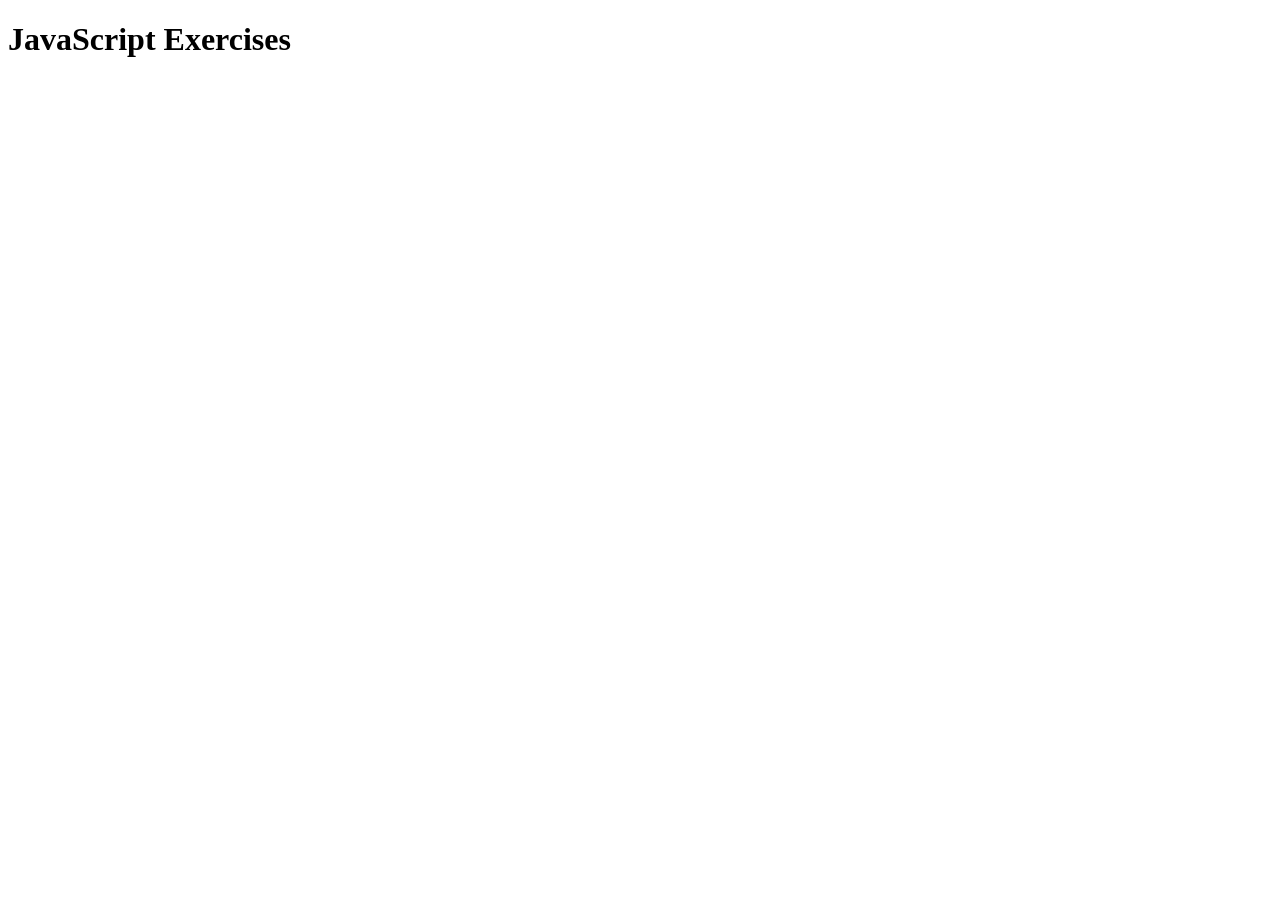
<file: StartingWithJs/index.html>
<!DOCTYPE html>
<html lang="en">
<head>
  <meta charset="UTF-8">
  <meta http-equiv="X-UA-Compatible" content="IE=edge">
  <meta name="viewport" content="width=device-width, initial-scale=1.0">
  <title>Document</title>
</head>
<body>
  <h1>JavaScript Exercises</h1>

  <script src="main.js"></script>
</body>
</html>
</file>
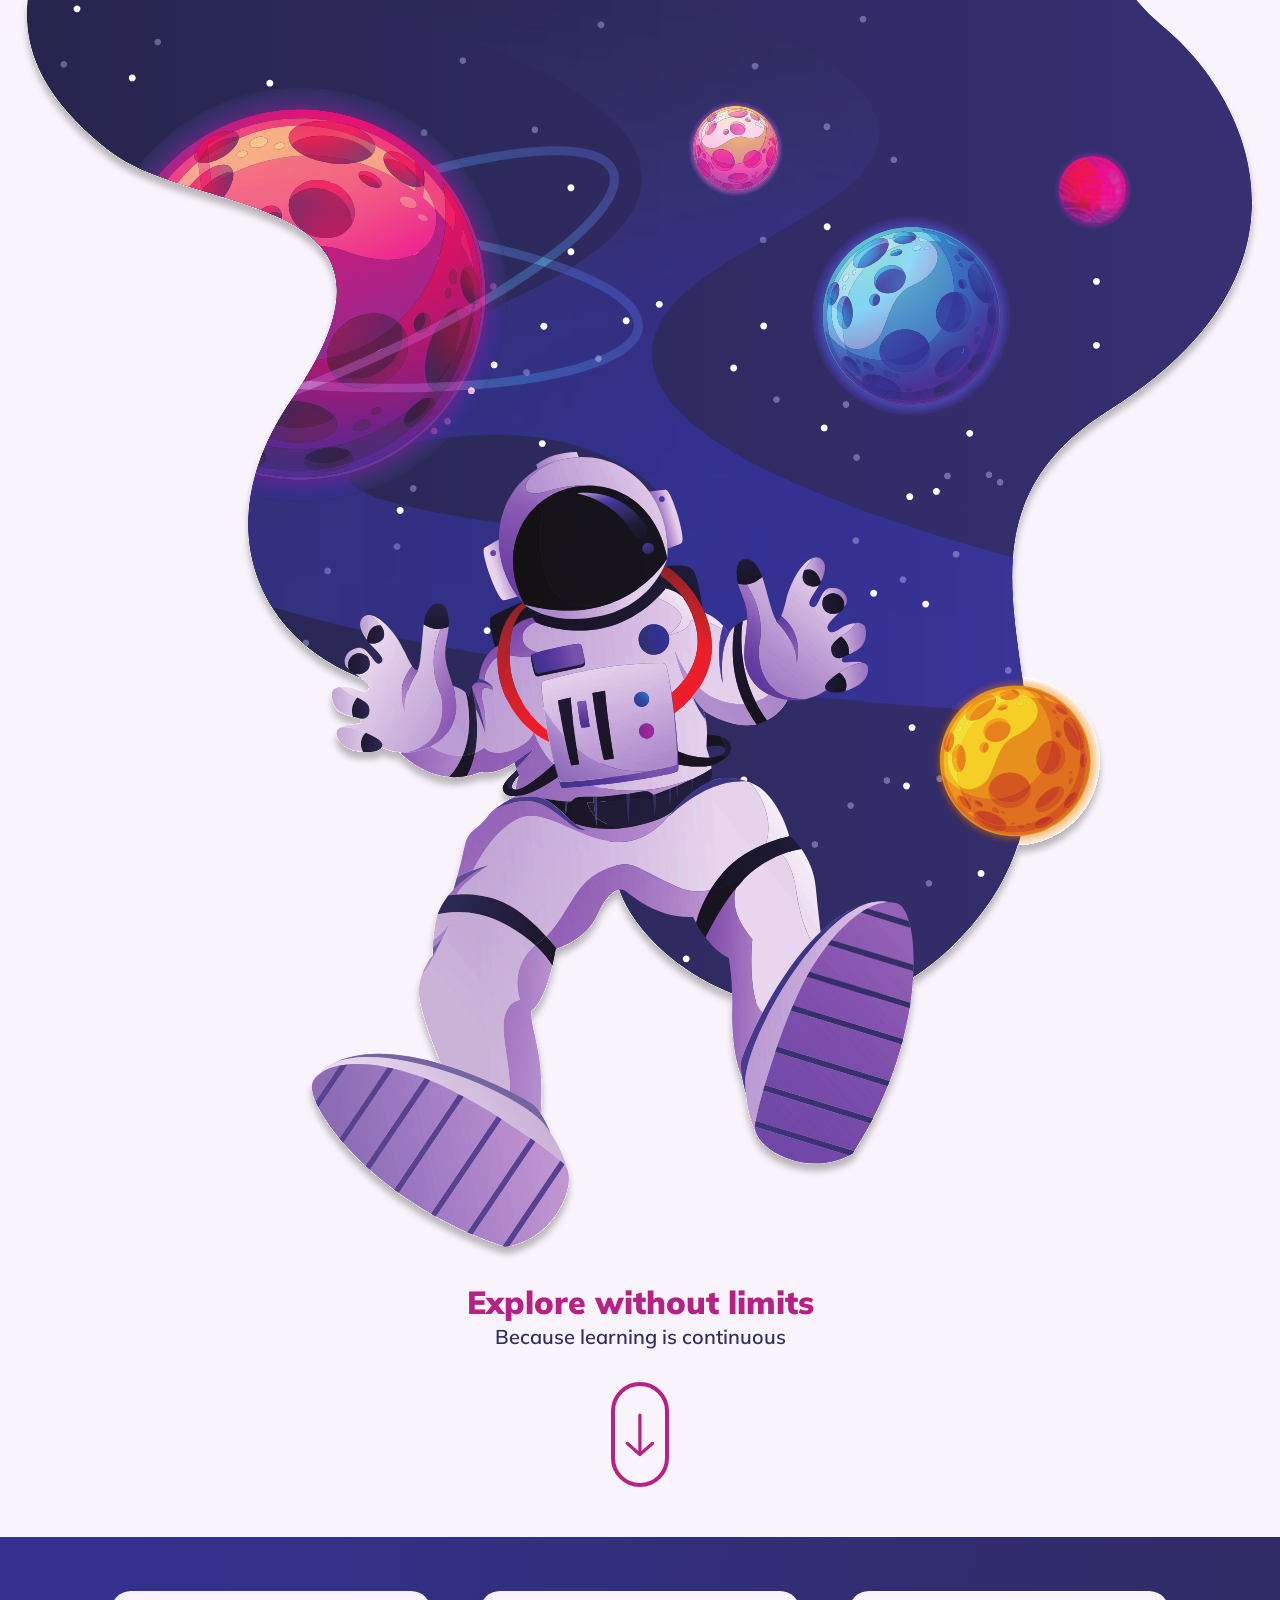
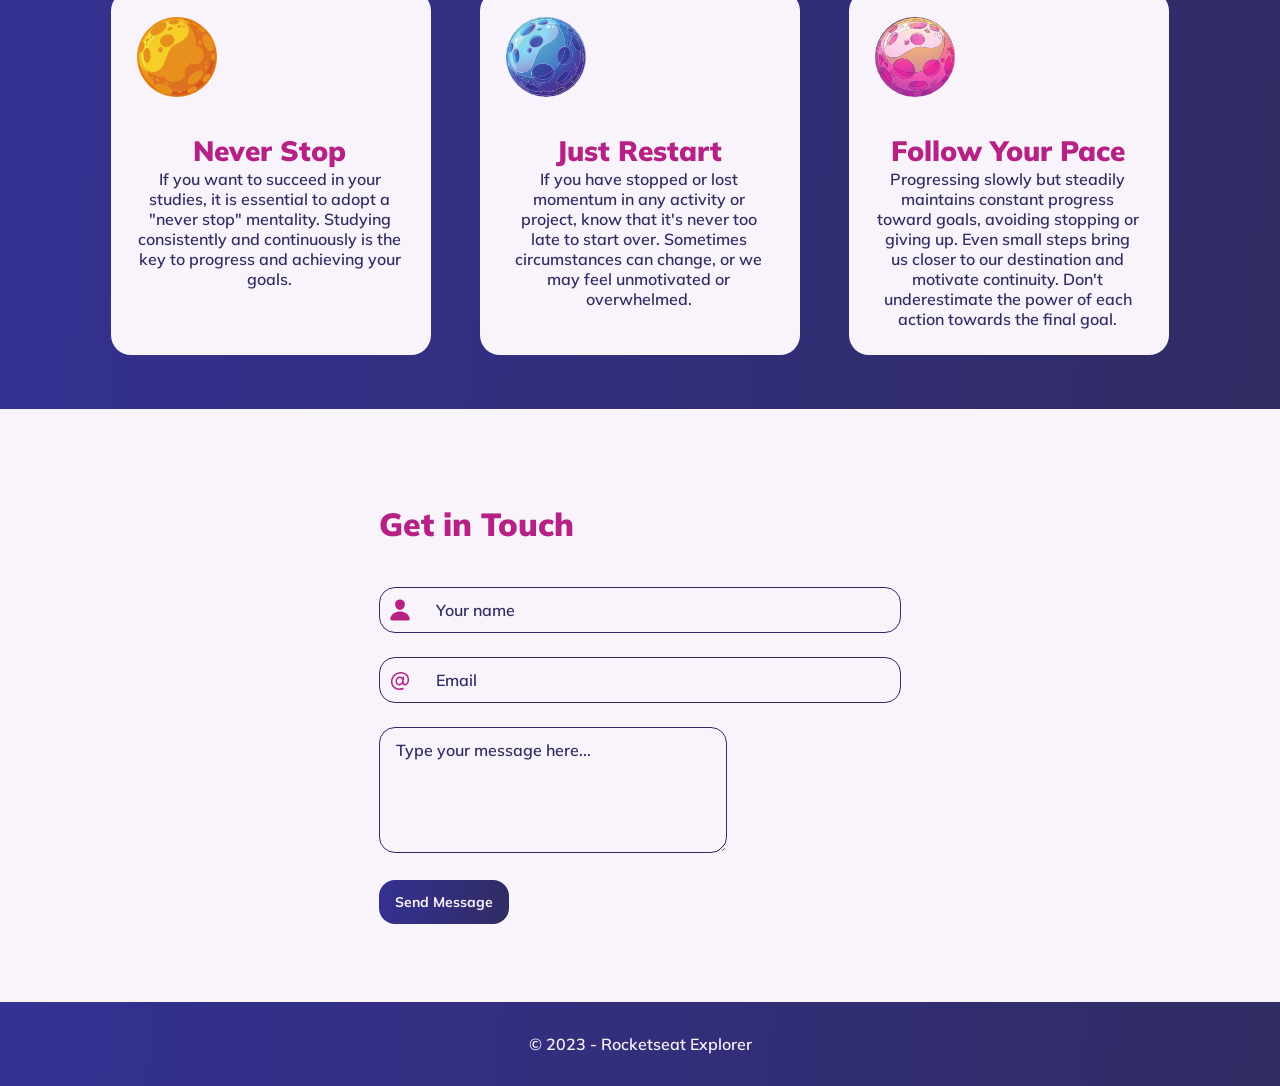
<file: Challenges/Explore without limits/index.html>
<!DOCTYPE html>
<html lang="pt-BR">
<head>
    <meta charset="UTF-8">
    <meta name="viewport" content="width=device-width, initial-scale=1.0">
    <meta http-equiv="X-UA-Compatible" content="IE=edge">
    <title>Explore Without Limits</title>
    
    <link rel="preconnect" href="https://fonts.googleapis.com">
    <link rel="preconnect" href="https://fonts.gstatic.com" crossorigin>
    <link href="https://fonts.googleapis.com/css2?family=Mulish:wght@600;700;900&display=swap" rel="stylesheet">
    <link rel="stylesheet" href="style.css">
</head>

<body>
    <header id="intro">
        <div class="astronaut">
            <img src="./images/astronaut.svg" alt="Astronaut">
        </div>
        
        <div class="intro-content">
            <h1>Explore without limits</h1>
            <p>Because learning is continuous</p>
            
            <a href="#resources" class="button-down">
                <img src="./images/arrow-down.svg" alt="Down arrow">
            </a>
        </div>
    </header>

    <main>
        <section id="resources">
            <article class="resource-card">
                <img src="./images/yellow-moon.svg" alt="Yellow moon">
                <div class="resource-text">
                    <h3>Never Stop</h3>
                    <p>
                        If you want to succeed in your studies, it is essential to adopt
                        a "never stop" mentality. Studying consistently and continuously is
                        the key to progress and achieving your goals.
                    </p>
                </div>
            </article>
            
            <article class="resource-card">
                <img src="./images/blue-moon.svg" alt="Blue moon">
                <div class="resource-text">
                    <h3>Just Restart</h3>
                    <p>
                        If you have stopped or lost momentum in any activity or project,
                        know that it's never too late to start over. Sometimes circumstances
                        can change, or we may feel unmotivated or overwhelmed.
                    </p>
                </div>
            </article>
            
            <article class="resource-card">
                <img src="./images/pink-moon.svg" alt="Pink moon">
                <div class="resource-text">
                    <h3>Follow Your Pace</h3>
                    <p>
                        Progressing slowly but steadily maintains constant progress toward goals,
                        avoiding stopping or giving up. Even small steps bring us closer to
                        our destination and motivate continuity. Don't underestimate the power
                        of each action towards the final goal.
                    </p>
                </div>
            </article>
        </section>
        
        <section id="contact">
            <h2>Get in Touch</h2>
            
            <form>
                <fieldset>
                    <div class="input-wrapper">
                        <div class="input-container">
                            <img src="./images/person.svg" alt="Person Icon" class="input-icon">
                            <input id="name" type="text" placeholder="Your name" required>
                        </div>
                    </div>
                    
                    <div class="input-wrapper">
                        <div class="input-container">
                            <img src="./images/mail.svg" alt="Mail Icon" class="input-icon">
                            <input id="email" type="email" placeholder="Email" required>
                        </div>
                    </div>
                    
                    <div class="input-wrapper">
                        <label for="message"></label>
                        <textarea id="message" placeholder="Type your message here..." required></textarea>
                    </div>
                </fieldset>
                
                <button class="button" type="submit">Send Message</button>
            </form>
            
        </main>
    </section>
    <div class="stars">
        <img class="stars-img" src="./images/stars.svg" alt="Stars" >
    </div>
    
    <footer>
        <p>&copy; 2023 - Rocketseat Explorer</p>
    </footer>
</body>
</html>
</file>
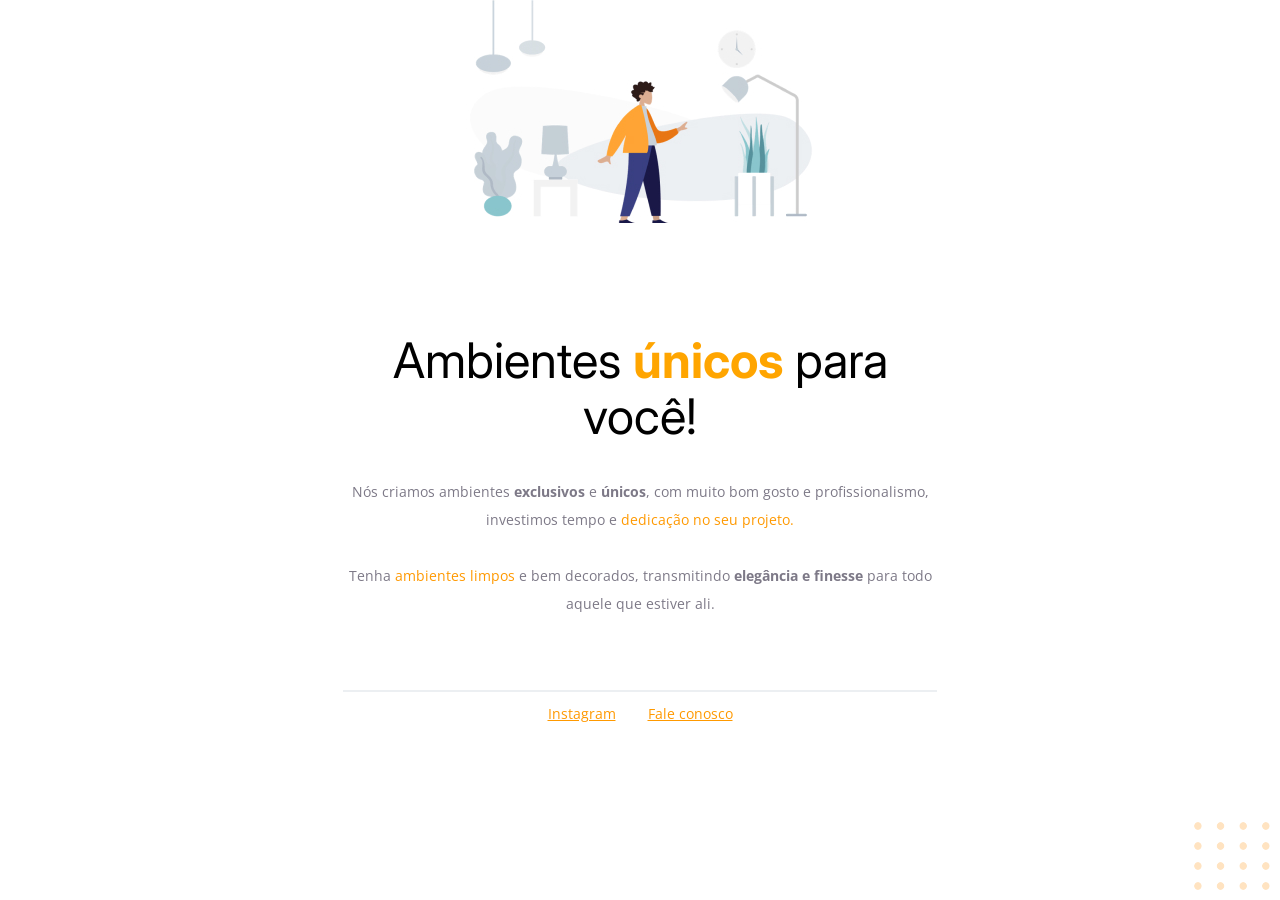
<file: Challenges/Fixing bugs (01)/index.html>
<!-- Instrução que define o tipo do documento. -->
<!DOCTYPE html>
<html lang="pt-br">
  <!-- Tag <head> contém as instruções para a página -->
  <head>
    <link rel="preconnect" href="https://fonts.googleapis.com" />
    <link rel="preconnect" href="https://fonts.gstatic.com" crossorigin />
    <meta charset="UTF-8" />
    <meta name="viewport" content="width=device-width, initial-scale=1.0" />
    <title>Móveis customizados</title>

    <link
      href="https://fonts.googleapis.com/css2?family=Inter:wght@400;700&family=Open+Sans:wght@400;700&display=swap"
      rel="stylesheet"
    />

    <link rel="stylesheet" href="style.css" />
  </head>

  <!-- Tag <body> é o corpo do documento, onde tem as informações que serão mostradas. -->
  <body>
    <img
      src="images/img1.jpg"
      alt="Desenho de uma pessoa vestindo uma camisa amarela em uma sala com Móveis"
    />
    <div id="hero">
      <h1>Ambientes <strong style="color: orange;">únicos</strong> para você!</h1>
      <p>
        Nós criamos ambientes <strong>exclusivos</strong> e <strong>únicos</strong>, com muito
        bom gosto e profissionalismo, investimos tempo e
        <span>dedicação no seu projeto.</span>

        <br />
        <br />
          Tenha <span>ambientes limpos</span> e bem decorados, transmitindo
          <strong>elegância e finesse</strong>
          para todo aquele que estiver ali.
      </p>
    </div>

    <div id="footer">
      <div class="line"></div>
      <a target="_blank" href="https://instagram.com/moveisparavoce"
        >Instagram</a
      >
      <a href="mailto:contato@moveisparavoce.com">Fale conosco</a>
    </div>

    <img
      id="balls"
      src="images/balls.svg"
      alt="Bolinhas alaranjadas no canto inferior direito da tela"
    />
  </body>
</html>
</file>
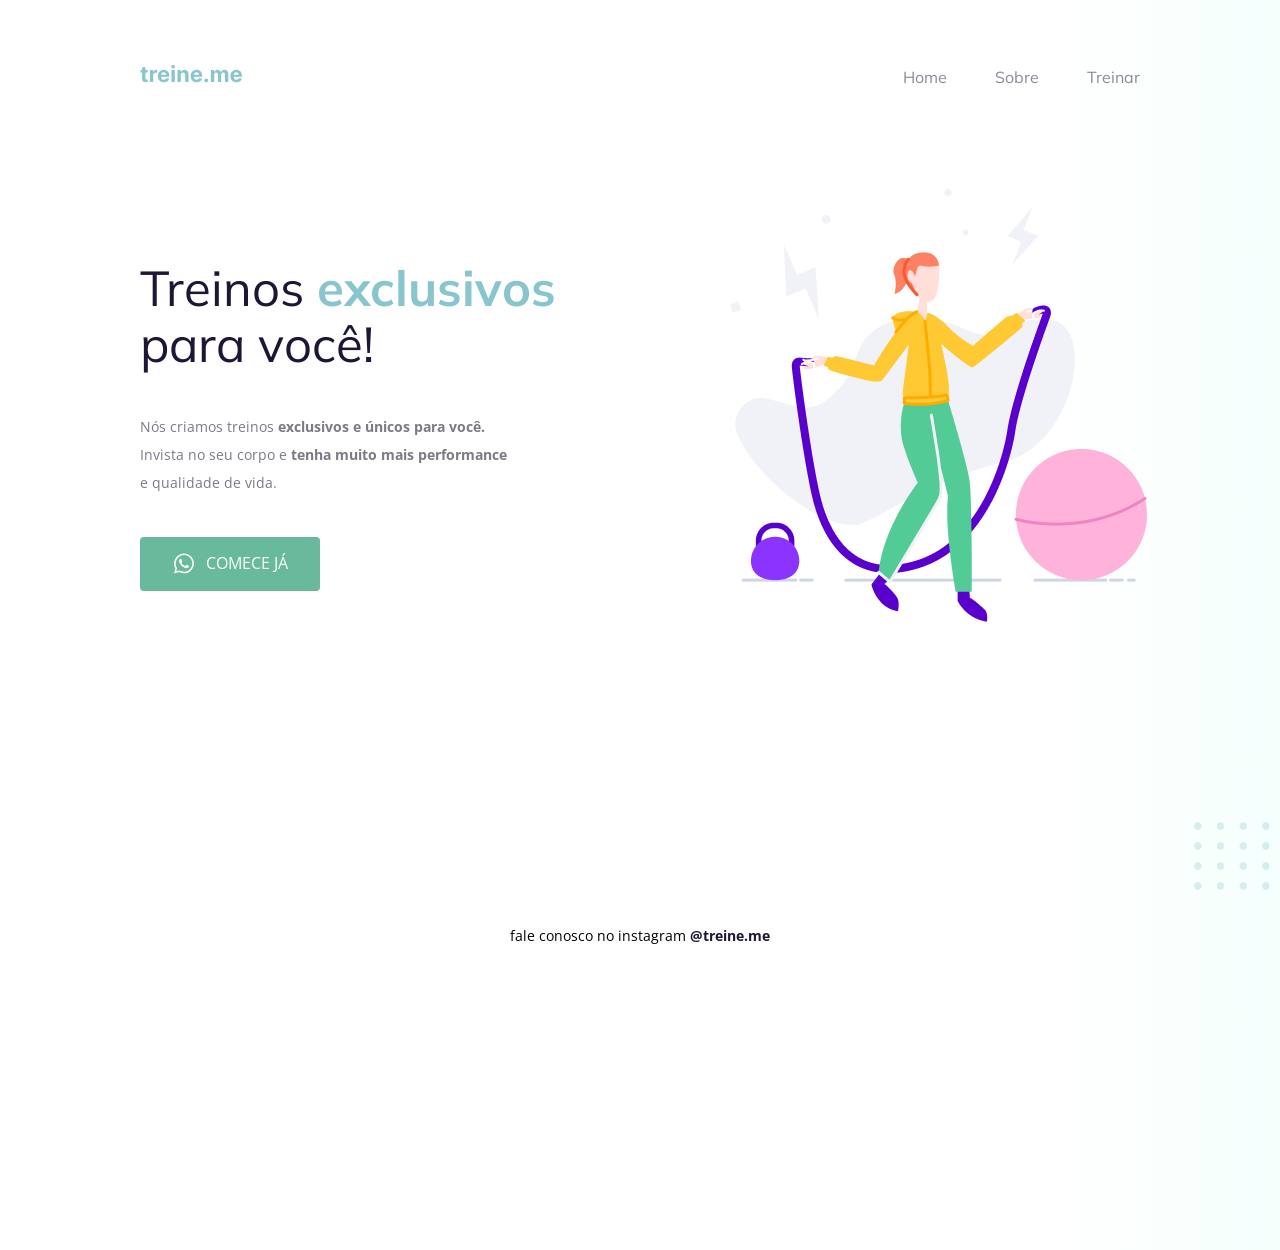
<file: Challenges/Fixing bugs (02)/index.html>
<!DOCTYPE html>
<html lang="pt-br">
  <head>
    <link rel="preconnect" href="https://fonts.googleapis.com">
    <link rel="preconnect" href="https://fonts.gstatic.com" crossorigin>

    <meta charset="UTF-8" />
    <meta name="viewport" content="width=device-width, initial-scale=1.0" />
    <title>Treine me</title>

    <link href="https://fonts.googleapis.com/css2?family=Mulish:wght@400;700&family=Open+Sans:wght@400;700&display=swap" rel="stylesheet">

    <link rel="stylesheet" href="style.css">

  </head>
  <body>
    <div class="page">
      <nav>
          <a id="logo" href="#">
            <img src="images/logo.svg" alt="Treine.me" />
          </a>
          <ul>
            <li><a href="#">Home</a></li>
            <li><a href="#">Sobre</a></li>
            <li><a href="#">Treinar</a></li>
          </ul>

        </nav>
        
        <main>

          <section>

            <h1>Treinos <span>exclusivos</span> para você!</h1>
            <p>
              Nós criamos treinos <strong>exclusivos e únicos para você.</strong></br>
              Invista no seu corpo e <strong>tenha muito mais performance</strong></br> e qualidade de vida.
            </p>

            <button>
              <img src="images/whats.svg" alt="Ícone do whatsapp">
              COMECE JÁ
              
            </button>
            
            
          </section>

          <img src="images/img.png" alt="Desenho de uma mulher pulando corta numa academia.">
          
      </main>

      <footer>
          fale conosco no instagram <a href="https://instagram.com/treineme" target="_blank">@treine.me</a>
        </footer>
      </div>
      
      <img id="balls" src="images/balls.svg" alt="Bolinhas decorativas verdes no canto inferior direito da página.">

  </body>
</html>
</file>
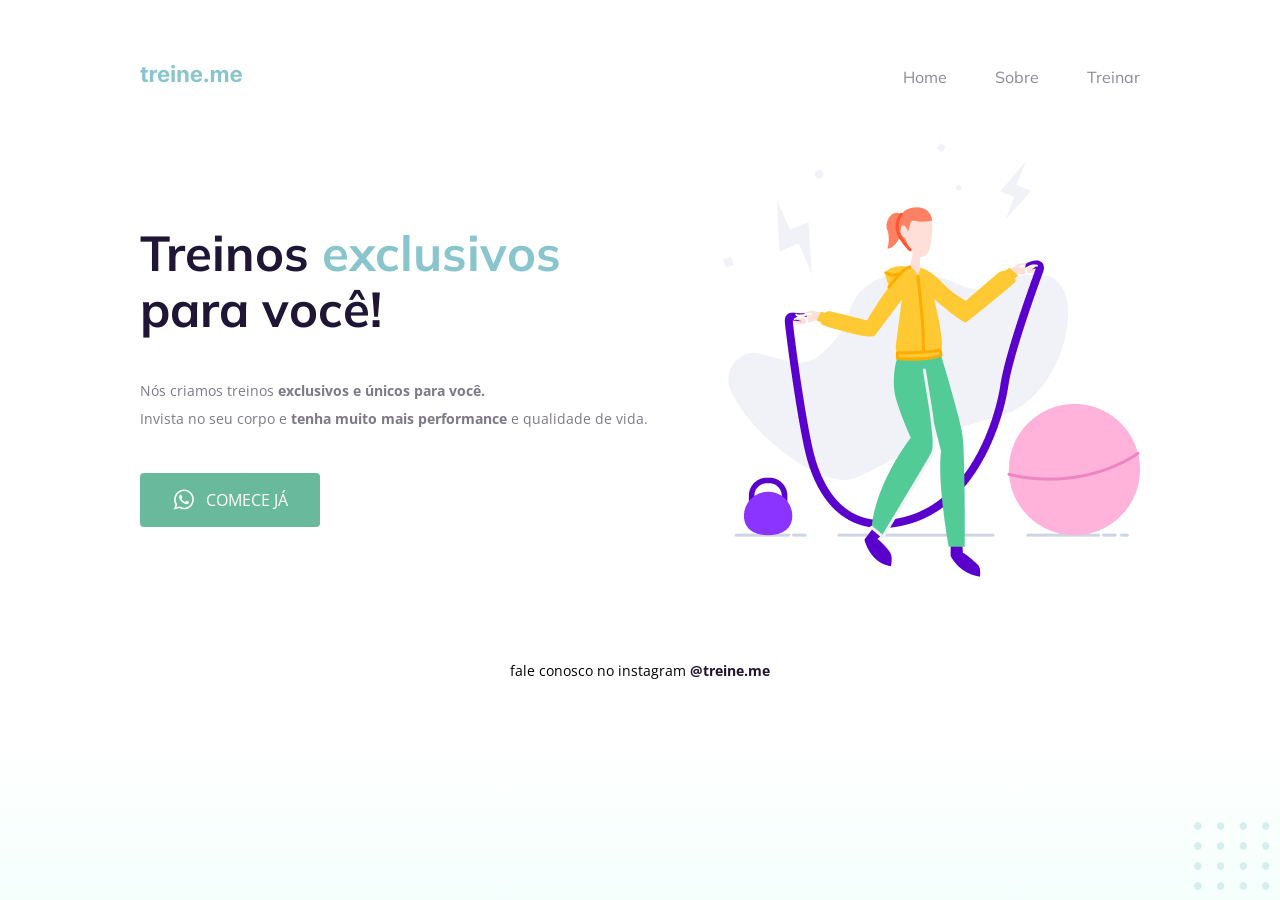
<file: Challenges/Accessibility/Desafio - Intermediário/index.html>
<!DOCTYPE html>
<html lang="pt-br">
  <head>
    <link rel="preconnect" href="https://fonts.googleapis.com">
    <link rel="preconnect" href="https://fonts.gstatic.com" crossorigin>

    <meta charset="UTF-8" />
    <meta name="viewport" content="width=device-width, initial-scale=1.0" />
    <title>Treine me</title>

    <link href="https://fonts.googleapis.com/css2?family=Mulish:wght@400;700&family=Open+Sans:wght@400;700&display=swap" rel="stylesheet">

    <link rel="stylesheet" href="style.css">

  </head>
  <body>
    <div class="page">
        <nav>
          <a id="logo" href="#">
            <img src="images/logo.svg" alt="Treine.me" />
          </a>
          <ul>
            <li><a href="#">Home</a></li>
            <li><a href="#">Sobre</a></li>
            <li><a href="#">Treinar</a></li>
          </ul>
        </nav>
    
      <main>
        <div>
          <h1>Treinos <span>exclusivos</span> para você!</h1>

          <p>
            Nós criamos treinos <strong>exclusivos e únicos para você.</strong></br>
            Invista no seu corpo e <strong>tenha muito mais performance</strong> e qualidade de vida.
          </p>

          <button>
              <img src="images/whats.svg" alt="Ícone do whatsapp">
              Comece já
          </button>

        </div>

        <img src="images/img.png" alt="Desenho de uma mulher pulando corta numa academia.">
      </main>
      <footer>
          fale conosco no instagram <a href="https://instagram.com/treineme" target="_blank">@treine.me</a>
      </footer>
    </div>

    <img id="balls" src="images/balls.svg" alt="Bolinhas decorativas verdes no canto inferior direito da página.">

  </body>
</html>
</file>
<file: Challenges/Explore without limits/style.css>
/* Reset CSS */
* {
    margin: 0;
    padding: 0;
    box-sizing: border-box;
    -webkit-font-smoothing: antialiased;
    -moz-osx-font-smoothing: grayscale;
}

/* Root variables */
:root {
    font-size: 62.5%; /* 1rem = 10px for easier calculations */
    --font-family: 'Mulish', sans-serif;

    /* Colors */
    --color-bg: #f9f4fb;
    --color-primary: #b52184;
    --color-text: #312d64;
    --color-footer-bg: linear-gradient(96.21deg, #343193 0%, #302c63 99.68%);

    /* Font Sizes */
    --fs-large: 3.2rem; /* For h1 and h2 */
    --fs-medium: 2.8rem; /* For h3 */
    --fs-body: 1.6rem; /* For p and buttons */

    /* Line Heights */
    --lh-large: 4rem; /* For h1 and h2 */
    --lh-medium: 3.6rem; /* For h3 */
    --lh-body: 2rem; /* For p and buttons */

    /* Spacing */
    --m-large: 1.7rem 0 0.5rem; /* For h1 */
    --m-medium: 2rem 0 0; /* For h3 */
    --m-body: 0 0 3.5rem; /* For p */
    --p-intro: 0 3.4rem 9.3rem 3.2rem; /* For intro section */
    --p-resources: 5.4rem 4rem; /* For resources section */
    --p-contact: 7.8rem 3.9rem; /* For contact section */
    --p-footer: 3.2rem 1.6rem; /* For footer */

    /* Button Sizes */
    --btn-width: 5.8rem;
    --btn-height: 10.5rem; /* Maintain original height for the button */
    --btn-border: 4px;
    --btn-radius: 76rem; /* Large value for an oval shape */
    --btn-icon-size: 3rem;

    /* Card Sizes */
    --card-padding: 2.6rem;
    --card-radius: 2rem;
    --card-img-size: 8rem;
    --card-text-width: 26.5rem;
}

body {
    background: var(--color-bg);
    font-family: var(--font-family);
}

img {
    width: 100%; /* Responsive images */
}

/* Typography */
h1, h2 {
    font-size: var(--fs-large);
    line-height: var(--lh-large);
    font-weight: 900;
    color: var(--color-primary);
    margin: var(--m-large);
}

h3 {
    font-size: var(--fs-medium);
    line-height: var(--lh-medium);
    font-weight: 900;
    color: var(--color-primary);
    margin-bottom: var(--m-medium);
}

p {
    font-size: var(--fs-body);
    line-height: var(--lh-body);
    font-weight: 600;
    color: var(--color-text);
    margin-bottom: var(--m-body);
}

/* Form */
button,
input,
textarea {
    border: none; /* Remove default borders */
    background: none; /* Remove default backgrounds */
    font-family: var(--font-family);
    font-size: var(--fs-body);
}

/* Intro Section */
#intro {
    padding: var(--p-intro);
}

.intro-content h1, p {
    text-align: center;
}

#intro .intro-content p {
    margin-bottom: 3.5rem;
    font-size: 2rem; /* Ajuste para um valor razoável */
}

#intro .button-down {
    width: var(--btn-width);
    height: var(--btn-height);
    border: var(--btn-border) solid var(--color-primary);
    border-radius: var(--btn-radius);
    display: flex;
    align-items: center;
    justify-content: center;
    margin: 0 auto;
    background-color: transparent; /* Ensuring background is transparent */
    box-shadow: none; /* Removing any default box-shadow */
}

#intro .button-down:hover {
    filter: brightness(0.7);
}

#intro .button-down img {
    width: var(--btn-icon-size);
}

/* Resources Section */
#resources {
    background: var(--color-footer-bg);
    padding: var(--p-resources);
    display: flex;
    flex-wrap: wrap;
    justify-content: center;
    gap: 4.9rem;
}

.resource-card {
    background: var(--color-bg);
    padding: var(--card-padding);
    border-radius: var(--card-radius);
    max-width: 32rem;
    flex: 1 1 300px;
    box-sizing: border-box;
}

.resource-card img {
    width: var(--card-img-size);
    margin-bottom: 3.3rem;
}

.resource-text {
    width: var(--card-text-width);
    text-align: left;
}

.resource-text h3 {
    text-align: center;
}

/* Contact Section */
#contact {
    padding: var(--p-contact); /* Aplica padding ao redor da seção usando a variável definida para o padding da seção de contato */
    max-width: 600px; /* Define a largura máxima da seção de contato como 600 pixels */
    margin: 0 auto; /* Centraliza a seção horizontalmente */
}

#contact fieldset {
    border: none; /* Remove a borda padrão dos fieldsets dentro da seção de contato */
    padding: 0; /* Remove o padding padrão dos fieldsets */
    margin: 0; /* Remove a margem padrão dos fieldsets */
}

#contact h2 {
    margin-bottom: 4.3rem; /* Adiciona uma margem abaixo do título h2 dentro da seção de contato */
}

.input-wrapper {
    margin-bottom: 2.4rem; /* Adiciona uma margem abaixo de cada wrapper de entrada */
}

.input-container {
    display: flex; /* Usa Flexbox para layout do container de entrada */
    align-items: center; /* Alinha verticalmente os itens dentro do container de entrada */
    border: 0.15rem solid var(--color-text); /* Define uma borda sólida de 0.15rem com a cor de texto definida na variável */
    border-radius: 1.6rem; /* Arredonda os cantos da borda do container de entrada */
    width: 100%; /* Define a largura do container de entrada para 100% do contêiner pai */
    box-sizing: border-box; /* Inclui padding e bordas na largura total do container */
}

.input-icon {
    width: 2rem; /* Define a largura do ícone dentro do container de entrada */
    height: auto; /* Mantém a proporção do ícone */
    margin: 0 1rem; /* Adiciona um espaço horizontal de 1rem entre o ícone e o campo de entrada */
}

input,
textarea {
    flex: 1; /* Faz com que os campos de entrada e o textarea preencham o espaço restante dentro do container */
    border: none; /* Remove a borda padrão dos campos de entrada e do textarea */
    padding: 1.2rem 1.6rem; /* Adiciona padding interno aos campos de entrada e textarea */
    color: var(--color-text); /* Define a cor do texto dentro dos campos */
    font-weight: 600; /* Define o peso da fonte como 600 */
    font-size: var(--fs-body); /* Define o tamanho da fonte usando a variável definida para o corpo do texto */
    border-radius: 1.6rem; /* Arredonda os cantos dos campos de entrada e do textarea */
}

textarea {
    height: 126px; /* Define uma altura específica para o textarea */
    max-width: 348px; /* Define uma largura máxima específica para o textarea */
}

input::placeholder,
textarea::placeholder {
    color: var(--color-text); /* Define a cor do texto dos placeholders como a cor de texto definida na variável */
    font-weight: 600; /* Define o peso da fonte dos placeholders como 600 */
    font-size: var(--fs-body); /* Define o tamanho da fonte dos placeholders usando a variável definida para o corpo do texto */
}

/* Contact Button */
#contact form button {
    background: var(--color-footer-bg); /* Define o fundo do botão com a cor de fundo do rodapé definida na variável */
    color: var(--color-bg); /* Define a cor do texto do botão como a cor de fundo definida na variável */
    font-size: 1.4rem; /* Define o tamanho da fonte do botão */
    font-weight: 700; /* Define o peso da fonte do botão como 700 */
    line-height: 2.4rem; /* Define a altura da linha do texto dentro do botão */
    padding: 1rem 1.6rem; /* Adiciona padding interno ao botão */
    border-radius: 1.6rem; /* Arredonda os cantos do botão */
    cursor: pointer; /* Define o cursor como pointer ao passar sobre o botão */
    transition: filter 200ms; /* Adiciona uma transição suave para o filtro aplicado ao botão */
}

#contact form button:hover {
    filter: brightness(0.9); /* Aplica um filtro de brilho ao botão quando o cursor passa sobre ele, tornando-o um pouco mais escuro */
}

.input-wrapper {
    border-right: none; /* Remove a borda direita do wrapper de entrada */
}

.input-wrapper textarea {
    border: 0.15rem solid var(--color-text); /* Define uma borda sólida ao redor do textarea dentro do wrapper de entrada */
    border-radius: 1.6rem; /* Arredonda os cantos da borda do textarea */
    width: 80rem; /* Define uma largura específica para o textarea dentro do wrapper de entrada */
}
#contact .stars-image {
    visibility: visible; /* Torna a imagem visível */
    order: 1;
    width: 100%; /* Responsivo */
}

/* Footer */
footer {
    background: var(--color-footer-bg);
    padding: var(--p-footer);
}


footer p {
    color: var(--color-bg);
    font-size: var(--fs-body);
    line-height: var(--lh-body);
    font-weight: 600;
    text-align: center;
}

/* Telas de celular */
@media (max-width: 767px) {
    #intro {
        padding: 0 1rem 3rem; /* Ajusta o preenchimento */
        max-height: auto; /* Remove a altura máxima */
        text-align: center; /* Centraliza o texto e o conteúdo */
    }

    .stars-img {
        display: none;
    }
}

/* Tablets e telas menores */
@media (min-width: 768px) and (max-width: 1452px) {
    #intro {
        flex-direction: column; /* Alterna para layout em coluna em telas menores */
        align-items: center; /* Centraliza o conteúdo */
        padding: 0 2rem 5rem; /* Ajusta o preenchimento */
        max-height: auto; /* Remove a altura máxima */
    }

    .stars-img {
        display: none;
    }
}

/* Desktop */
@media (min-width: 1454px) {
    #intro {
        display: flex;
        justify-content: space-between;
        padding: 0 2.9rem 10.3rem 10.9rem;
        max-height: 83.6rem;
    }

    .intro-content {
        order: 1; /* Garante que o conteúdo fique à esquerda */
        margin-top: 30rem;
    }
    
    .astronaut {
        order: 2; /* Garante que a imagem do astronauta fique à direita */
    }
    
    h1, h2 {
        margin-bottom: 1.2rem; /* Ajusta o espaçamento abaixo do título */
        font-size: 5.4rem;
    }
    
    .intro-content p {
        font-size: 2rem; /* Ajusta o tamanho da fonte conforme necessário */
        line-height: 7rem;
        margin: 0;
    }
    
    .button-down {
        margin-left: 0;
    }
    
    /* Resources */
    .resource-card {
        max-width: 40rem; /* Increase the maximum width of the cards */
    }
    
    .resource-text {
        text-align: center;
        margin-inline: auto;
    }
    
    .resource-text h3 {
        font-size: 3.4em; /* Increase h3 size */
        padding-bottom: 2rem;
    }
    
    .resource-text p {
        font-size: 2.4rem; /* Increase p size */
        line-height: 2.4rem; /* Adjust line-height accordingly */
    }

    /* Contact Section */

    #contact {
        height: 60rem;
        margin-inline: 0;
        display: flex;
        flex-direction: row; /* Altere para row */
        justify-content: space-between; /* Adicione esta linha */
        align-items: center; /* Adicione esta linha */
        width: 100vw;
    }

    #contact form {
        flex: 1; /* Adicione esta linha */
    }


    /* decoration */
    .stars img{
        display: flex;
        position: absolute;
        width: 64rem;

        right: 0.1px;
        bottom: -1178px;
    }
}
</file>
<file: Challenges/Fixing bugs (01)/style.css>
body {
  font-family: "Open Sans", sans-serif;
  text-align: center;
  margin: 0;
}

#hero {
    width: 592px;
    margin: 0 auto 72px;
}

img {
    margin: 0 auto 72px;
}

h1 {
  font-family: "Inter", sans-serif;
  font-size: 49px;
  line-height: 56px;
  font-weight: normal;
}

h1 span {
  font-weight: bold;

  margin-bottom: 32px;
}

span, a {
  color: #ff9900;
}

p, #footer {
  color: #7d7987;
  font-size: 14px;
  line-height: 28px;
}

#footer a + a {
    margin-left: 28px;
}

.line {

    width: 592px;

    margin: 0 auto 8px;

    border: 1px solid #ECEFF2;
}

#balls {
    position: fixed;
    bottom: 0;
    right: 0;
    margin: 0;
}
</file>
<file: Challenges/Fixing bugs (02)/style.css>
body {
    margin: 0;
  
    font-family: "Open Sans", sans-serif;
  
    background: linear-gradient(90deg, rgb(227, 255, 248, 0) 82.08%, rgb(227, 255, 248, 0.38) 100%);
  
    min-height: 100vh;
  }
  
  .page {
    width: 1000px;
    margin: 0 auto;
    padding-top: 65px;
  }
  
  nav {
    display: flex;
    justify-content: space-between;
    align-items: center;
  
    margin-bottom: 100px;
  }
  
  ul {

    display: flex;
    gap: 48px;
    list-style: none;
    margin: 0;
    padding: 0;
  }

  main {

    display: flex;
    align-items: center;
    justify-content: space-between;
    gap: 100px;

  }
  
  a {

    color: #1f1534;
    text-decoration: none;
  }
  
  ul li a {
      opacity: 0.5;
  }
  
  ul li a:hover {
    font-weight: bold;
    opacity: 1;
  }
  
  h1, ul {
    font-family: "Mulish", sans-serif;
  }
  
  h1 {
    font-size: 49px;
    line-height: 56px;
    color: #1f1534;
  
    font-weight: normal;
  
    width: 490px;
  }
  
  h1 span {
    color: #89c5cc;
    font-weight: bold;
  }
  
  section p {
    font-size: 14px;
    line-height: 28px;
    color: #7d7987;
  
    margin: 40px 0;
  }
  
  button {
    color: white;
    font-family: "Open Sans", sans-serif;
    font-size: 16px;
    margin-top: 40px;
    background: #69B99D;
    border: 0;
    padding: 14px 32px 15px;
    display: flex;
    justify-content: space-around;
    gap: 10px;
    border-radius: 4px;
    cursor: pointer;
    align-items: center;
  }
  
  button:hover {
      background: #4EA788;
  }
  
  footer {
    font-size: 14px;
    line-height: 28px;
  
    text-align: center;
  
    margin: 300px 0px;
  }
  
  footer a {
    font-weight: bold;
  }
  
  #balls {

    position: fixed;
      bottom: 0;
      right: 0;
  }
</file>
<file: Challenges/Accessibility/Desafio - Intermediário/style.css>
body {
  margin: 0;

  font-family: "Open Sans", sans-serif;

  background: linear-gradient(180deg, rgb(227, 255, 248, 0) 82.08%, rgb(227, 255, 248, 0.38) 100%);

  min-height: 100vh;
}

.page {
  width: 1000px;
  margin: 0 auto;
  padding-top: 65px;
}

nav {
  display: flex;
  justify-content: space-between;
  align-items: center;

  margin-bottom: 55px;
}

ul {
  display: flex;
  gap: 48px;
  list-style: none;
  margin: 0;
  padding: 0;
}

a {
  color: #1f1534;
  text-decoration: none;
}

ul li a {
    opacity: 0.5;
}

ul li a:hover {
  font-weight: bold;
  opacity: 1;
}

ul,
h1 {
  font-family: "Mulish", sans-serif;
}

main {
  display: flex;
  align-items: center;
  justify-content: space-between;
}

h1 {
  font-size: 49px;
  line-height: 56px;
  color: #1f1534;


  width: 490px;
}

h1 span {
  color: #89c5cc;
  font-weight: bold;
}

p {
  font-size: 14px;
  line-height: 28px;
  color: #7d7987;

  margin: 40px 0;
}

button {
  color: white;
  text-transform: uppercase;
  font-family: "Open Sans", sans-serif;
  font-size: 16px;

  background: #69B99D;
  border: 0;
  padding: 14px 32px 15px;

  display: flex;
  align-items: center;
  justify-content: center;
  gap: 10px;

  border-radius: 4px;
  cursor: pointer;
}

footer {
  font-size: 14px;
  line-height: 28px;

  text-align: center;

  margin-top: 80px;
}

footer a {
  font-weight: bold;
}

#balls {
    position: fixed;
    bottom: 0;
    right: 0;
}
</file>
